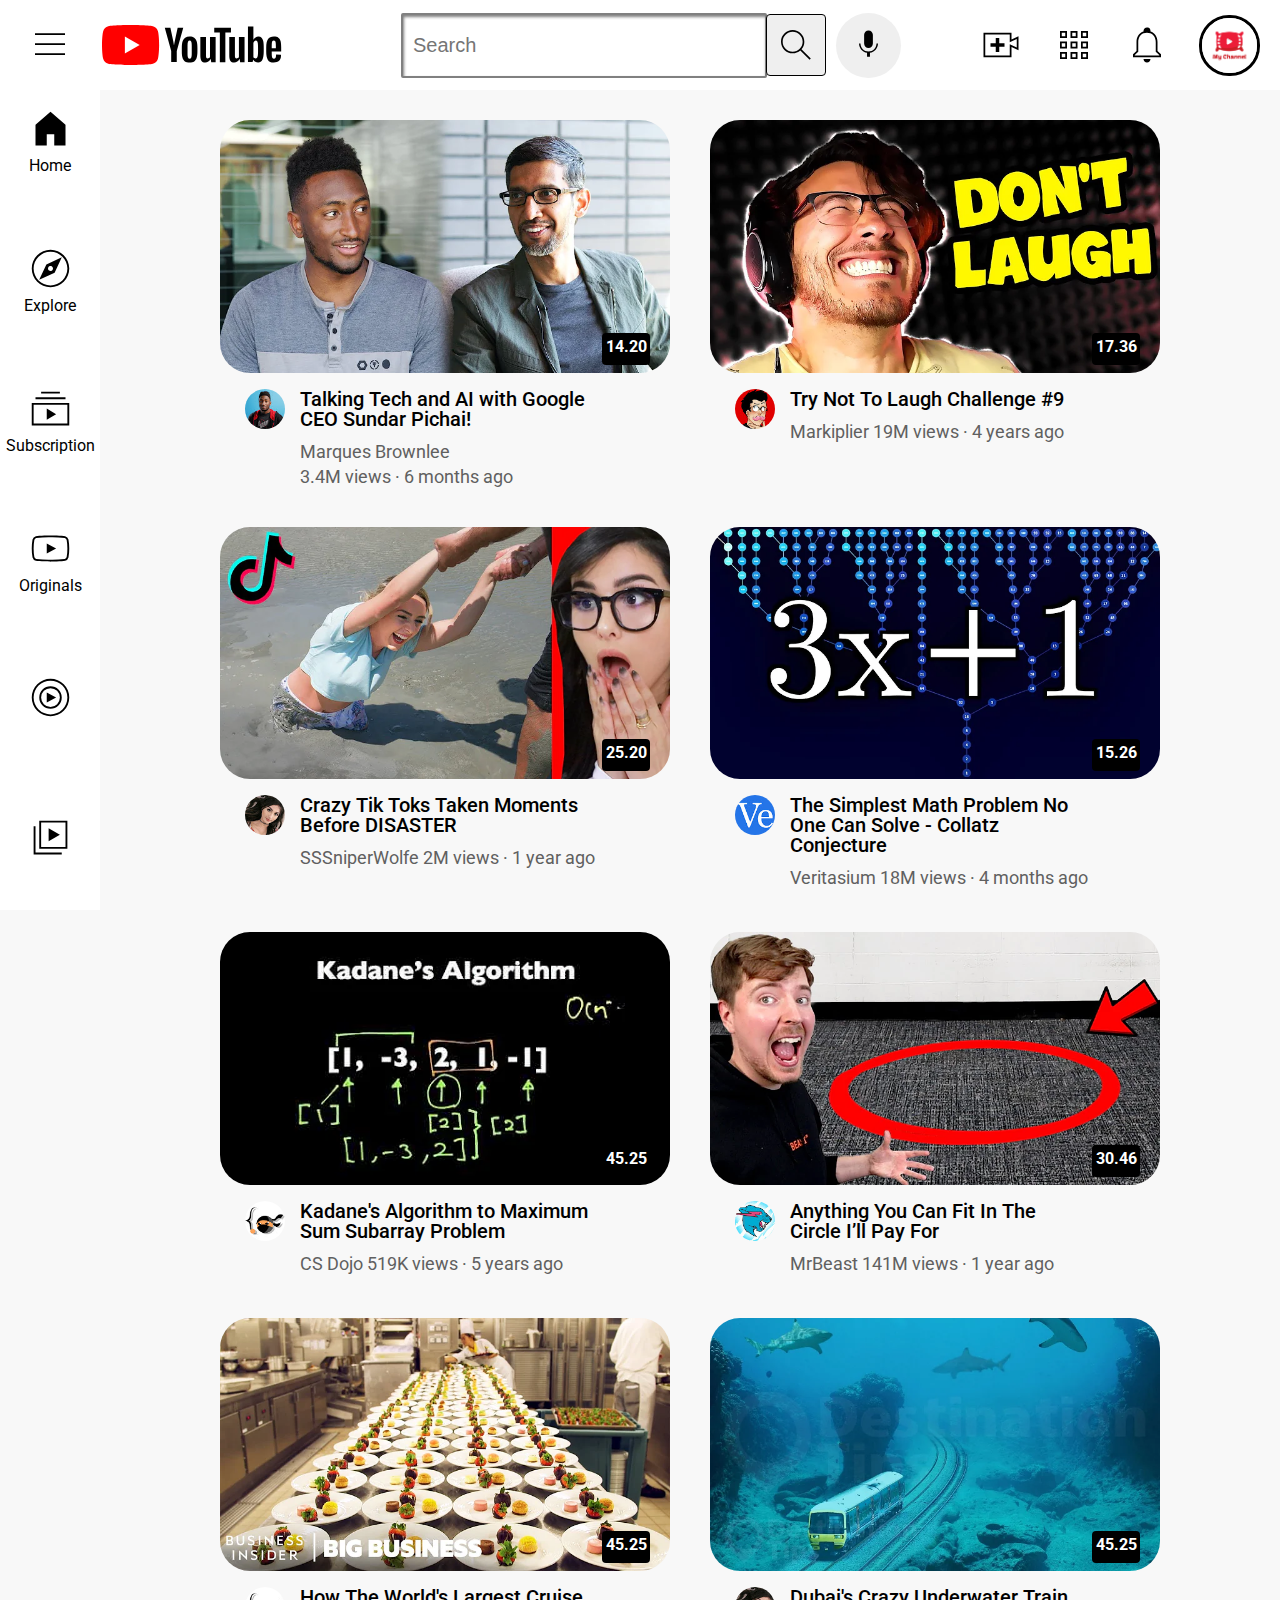
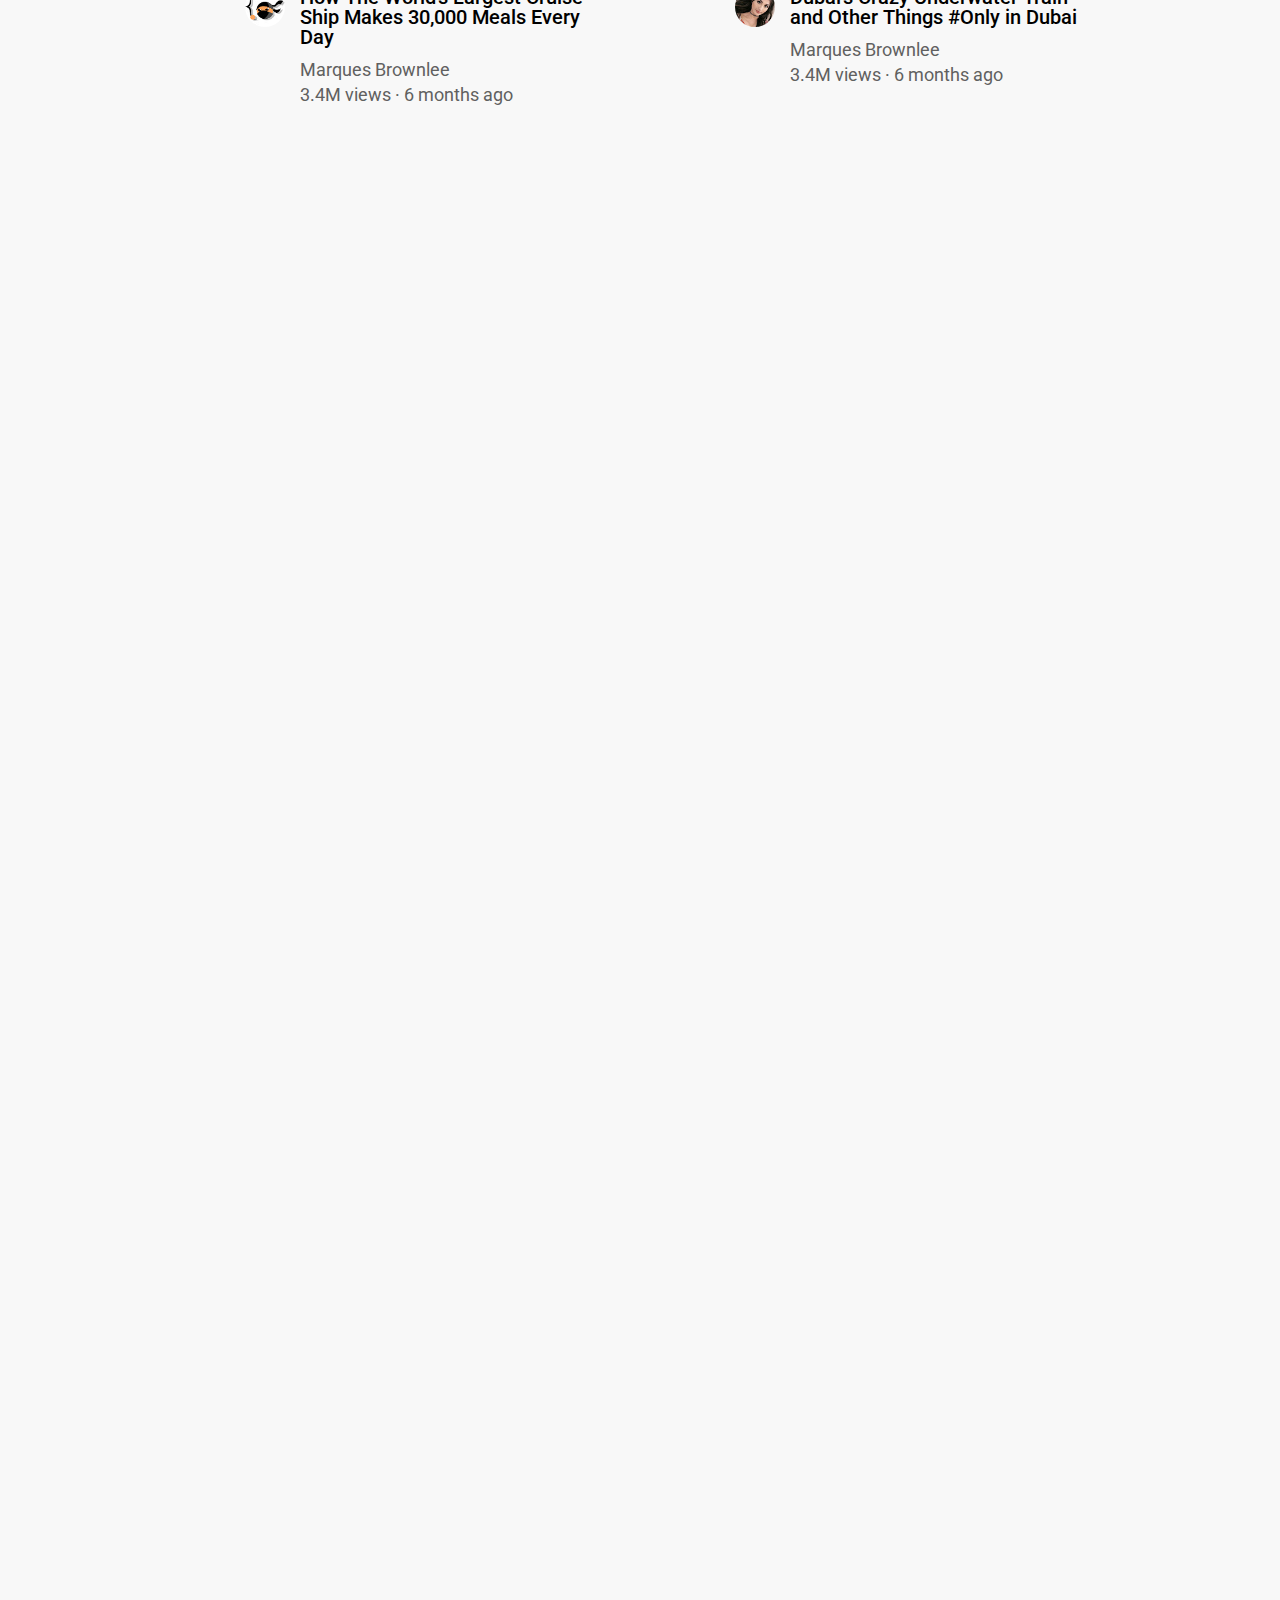
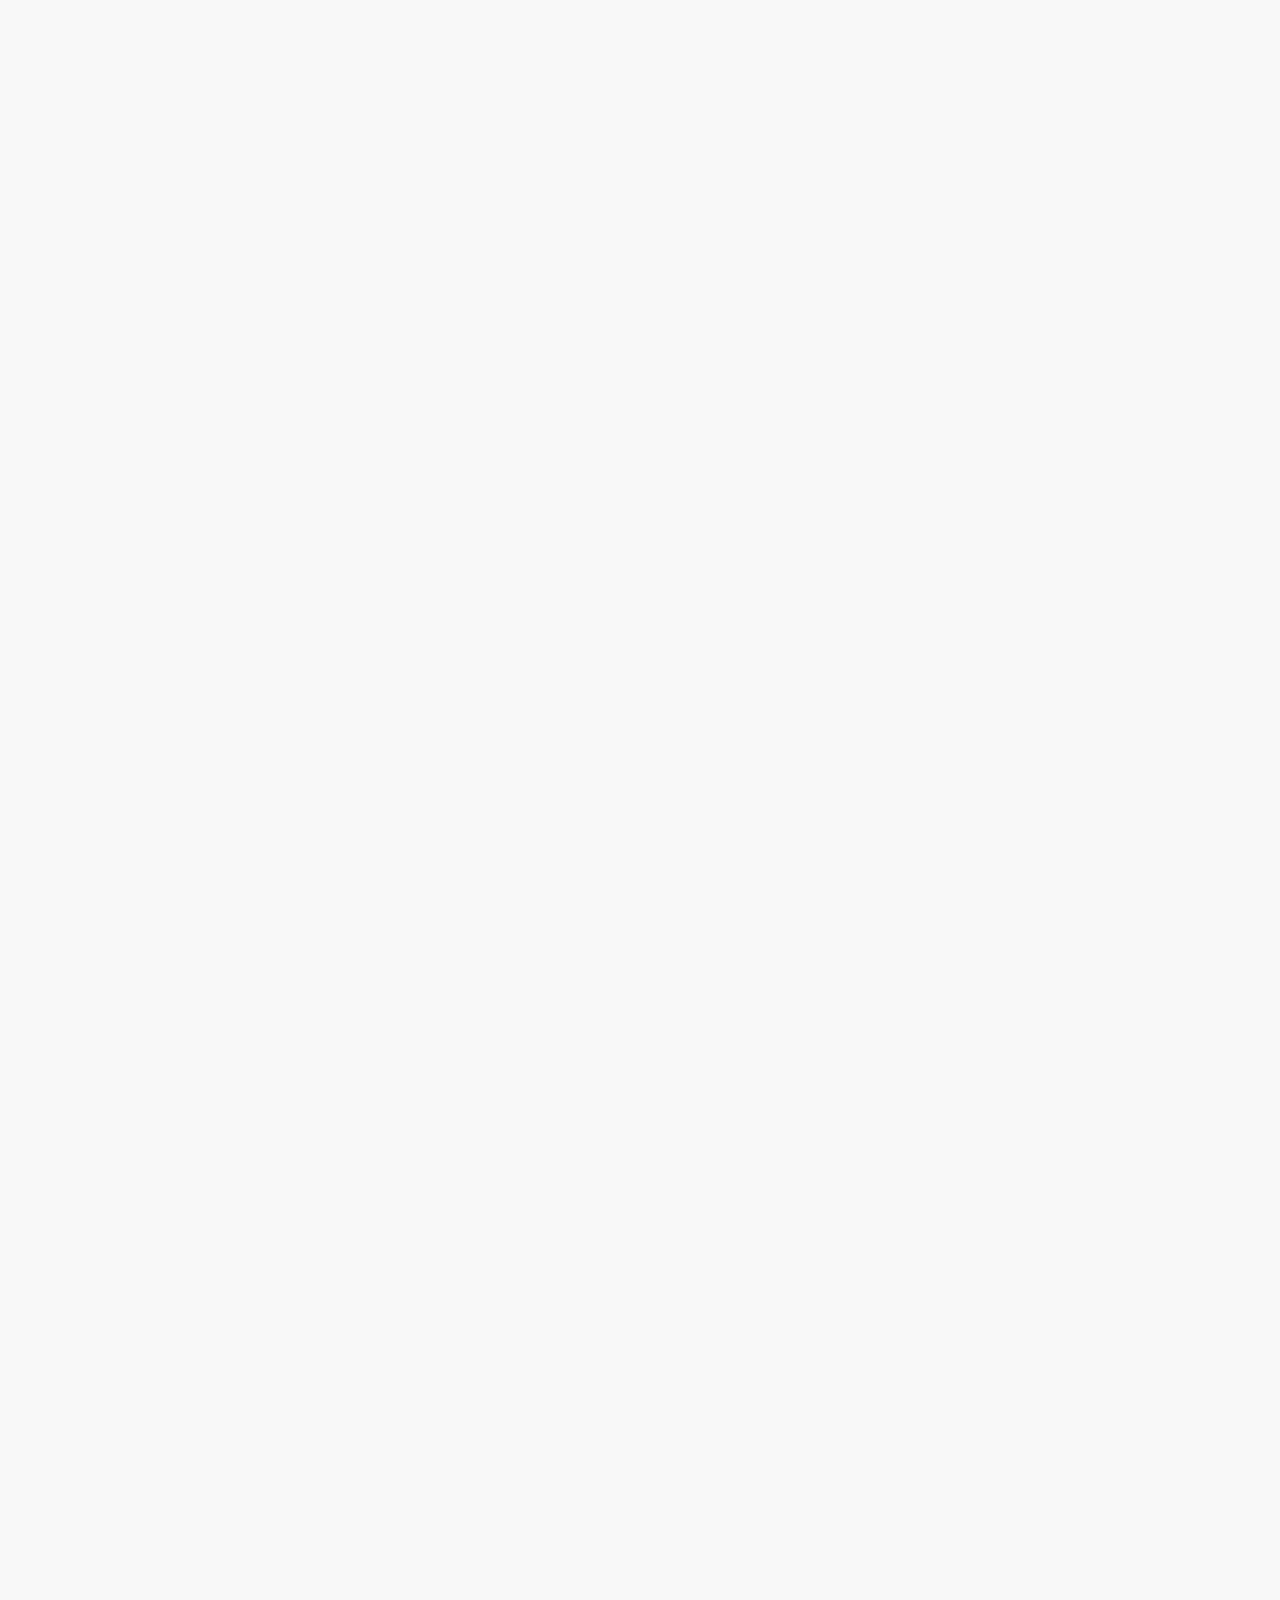
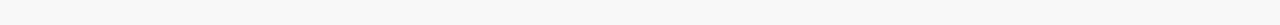
<file: index.html>
<!DOCTYPE html>
<html lang="en">
<head>
    <meta charset="UTF-8">
    <meta name="viewport" content="width=device-width, initial-scale=1.0">
    <title>Youtube Clone</title>

   

    <link rel="preconnect" href="https://fonts.googleapis.com">
    <link rel="preconnect" href="https://fonts.gstatic.com" crossorigin>
    <link href="https://fonts.googleapis.com/css2?family=Roboto:ital,wght@0,100..900;1,100..900&display=swap" rel="stylesheet">

    <link rel="stylesheet" href=" styles/general.css">
    <link rel="stylesheet" href="styles/video.css">
    <link rel="stylesheet" href="styles/header.css">
    <link rel="stylesheet" href="styles/sidebar.css">
   

</head>

<body> 
   

    <header class="header">
        <div class="left-section">
            <img  class="hamburger-menu" src="icons/hamburger-menu.svg" alt="">
            <img class="youtube-logo" src="icons/youtube-logo.svg" alt="">
        </div>
        <div class="middle-section">
            <input class="search-bar" type="text" placeholder="Search" >
            <button class="search-button">
                <img class="search-icon" src="icons/search.svg" alt="">
                
            </button>
            <button class="voice-search-button">
                <img class="voice-search-icon" src="icons/voice-search-icon.svg" alt="">
            </button>

        </div>
        <div class="right-section">
            <img class="upload-icon" src="icons/upload.svg" alt="">
            <img class="youtube-apps-icon"  src="icons/youtube-apps.svg" alt="">
            <img  class="notification-icon" src="icons/notifications.svg" alt="">
            <img  class="my-channel-icon" src="icons/my-channel-1.png" alt="">

        </div>
        



    </header>

    <nav class="sidebar">

        <div class="sidebar-link">
            <img src="icons/home.svg" alt="">
            <div>Home</div>
            
        </div>

            
        <div class="sidebar-link">
            <img src="icons/explore.svg" alt="">
            <div>Explore</div>
        </div>
        <div class="sidebar-link">
            <img src="icons/subscriptions.svg" alt="">
            <div>Subscription</div>
        </div>
        <div class="sidebar-link">
            <img src="icons/originals.svg" alt="">
            <div>Originals</div>
        </div>
        <div class="sidebar-link">
            <img src="icons/youtube-music.svg" alt="">
            
        </div>
        <div class="sidebar-link">
            <img src="icons/library.svg" alt="">
        
        </div>
    </nav>


   
    <main class="video-grid">
        
        <section class="video-preview" >


           <div class="thumbnail-row"><img class="thumb-1" src="thumbnails/thumbnail-1.webp" alt="">


            <div class="video-time">14.20

            </div>



        


           </div> 

           

           <div class="video-info-grid">

              <div class="channel-picture">
              <img  class="profile-picture" src="channel-pictures/channel-1.jpeg" alt="">    
            
              </div>
        
               <div class="video-info"><p class="video-title">
                    Talking Tech and AI with Google CEO Sundar Pichai!
                   </p>

                  <p class="video-author">Marques Brownlee</p>

                  <p class="video-stats">3.4M views · 6 months ago</p>
                </div>
            </div>
        </section>


        <section class="video-preview" >


            <div class="thumbnail-row"><img class="thumb-1" src="thumbnails/thumbnail-2.webp" alt="">
                <div class="video-time">17.36

                </div>
         
            </div> 
            
 
            <div class="video-info-grid">
 
               <div class="channel-picture">
               <img  class="profile-picture" src="channel-pictures/channel-2.jpeg" alt="">    
             
               </div>
         
                <div class="video-info"><p class="video-title">
                        Try Not To Laugh Challenge #9
                    </p>
 
                   <p class="video-author">Markiplier</p>
 
                   <p class="video-stats">19M views · 4 years ago</p>
                 </div>
             </div>
        </section>


         <section class="video-preview" >


            <div class="thumbnail-row"><img class="thumb-1" src="thumbnails/thumbnail-3.webp" alt="">

                <div class="video-time">25.20

                </div>
         
            </div> 
 
            <div class="video-info-grid">
 
               <div class="channel-picture">
               <img  class="profile-picture" src="channel-pictures/channel-3.jpeg" alt="">    
             
               </div>
         
                <div class="video-info"><p class="video-title">
                     
                       Crazy Tik Toks Taken Moments Before DISASTER
                    </p>
 
                   <p class="video-author">SSSniperWolfe</p>
 
                   <p class="video-stats">2M views · 1 year ago</p>
                 </div>
             </div>
         </section>


         <section class="video-preview" >


            <div class="thumbnail-row"><img class="thumb-1" src="thumbnails/thumbnail-4.webp" alt="">

                <div class="video-time">15.26

                </div>
         
            </div> 
 
            <div class="video-info-grid">
 
               <div class="channel-picture">
               <img  class="profile-picture" src="channel-pictures/channel-4.jpeg" alt="">    
             
               </div>
         
                <div class="video-info"><p class="video-title">
                     
                     The Simplest Math Problem No One Can Solve - Collatz Conjecture
                    </p>
 
                   <p class="video-author">Veritasium</p>
 
                   <p class="video-stats">18M views · 4 months ago</p>
                 </div>
             </div>
         </section>


         <section class="video-preview" >


            <div class="thumbnail-row"><img class="thumb-1" src="thumbnails/thumbnail-5.webp" alt="">

                <div class="video-time">45.25

                </div>
         
            </div> 
 
            <div class="video-info-grid">
 
               <div class="channel-picture">
               <img  class="profile-picture" src="channel-pictures/channel-5.jpeg" alt="">    
             
               </div>
         
                <div class="video-info"><p class="video-title">
                    Kadane's Algorithm to Maximum Sum Subarray Problem
                    </p>
 
                   <p class="video-author">CS Dojo</p>
 
                   <p class="video-stats">519K views · 5 years ago</p>
                 </div>
             </div>
         </section>


         <section class="video-preview" >


            <div class="thumbnail-row"><img class="thumb-1" src="thumbnails/thumbnail-6.webp" alt="">

                <div class="video-time">30.46

                </div>
         
            </div> 
 
            <div class="video-info-grid">
 
               <div class="channel-picture">
               <img  class="profile-picture" src="channel-pictures/channel-6.jpeg" alt="">    
             
               </div>
         
                <div class="video-info"><p class="video-title">
                    Anything You Can Fit In The Circle I’ll Pay For

                    
                    </p>
 
                   <p class="video-author">MrBeast</p>
 
                   <p class="video-stats">141M views · 1 year ago</p>
                 </div>
             </div>
         </section>

         <section class="video-preview" >


            <div class="thumbnail-row"><img class="thumb-1" src="thumbnails/thumbnail-10.webp" alt="">

                <div class="video-time">45.25

                </div>
         
            </div> 
 
            <div class="video-info-grid">
 
               <div class="channel-picture">
               <img  class="profile-picture" src="channel-pictures/channel-5.jpeg" alt="">    
             
               </div>
         
                <div class="video-info"><p class="video-title">
                     
                  How The World's Largest Cruise Ship Makes 30,000 Meals Every Day
                    </p>
 
                   <p class="video-author">Marques Brownlee</p>
 
                   <p class="video-stats">3.4M views · 6 months ago</p>
                 </div>
             </div>
         </section>


         <section class="video-preview" >


            <div class="thumbnail-row"><img class="thumb-1" src="thumbnails/thumbnail-11.webp" alt="">

                <div class="video-time">45.25

                </div>
         
            </div> 
 
            <div class="video-info-grid">
 
               <div class="channel-picture">
               <img  class="profile-picture" src="channel-pictures/channel-3.jpeg" alt="">    
             
               </div>
         
                <div class="video-info"><p class="video-title">
                     
                    Dubai's Crazy Underwater Train and Other Things #Only in Dubai
                    </p>
 
                   <p class="video-author">Marques Brownlee</p>
 
                   <p class="video-stats">3.4M views · 6 months ago</p>
                 </div>
             </div>
         </section>
 
 
 
 



 



        


    </main>   
       

        
    

    
    
    
</body>
</html>
</file>
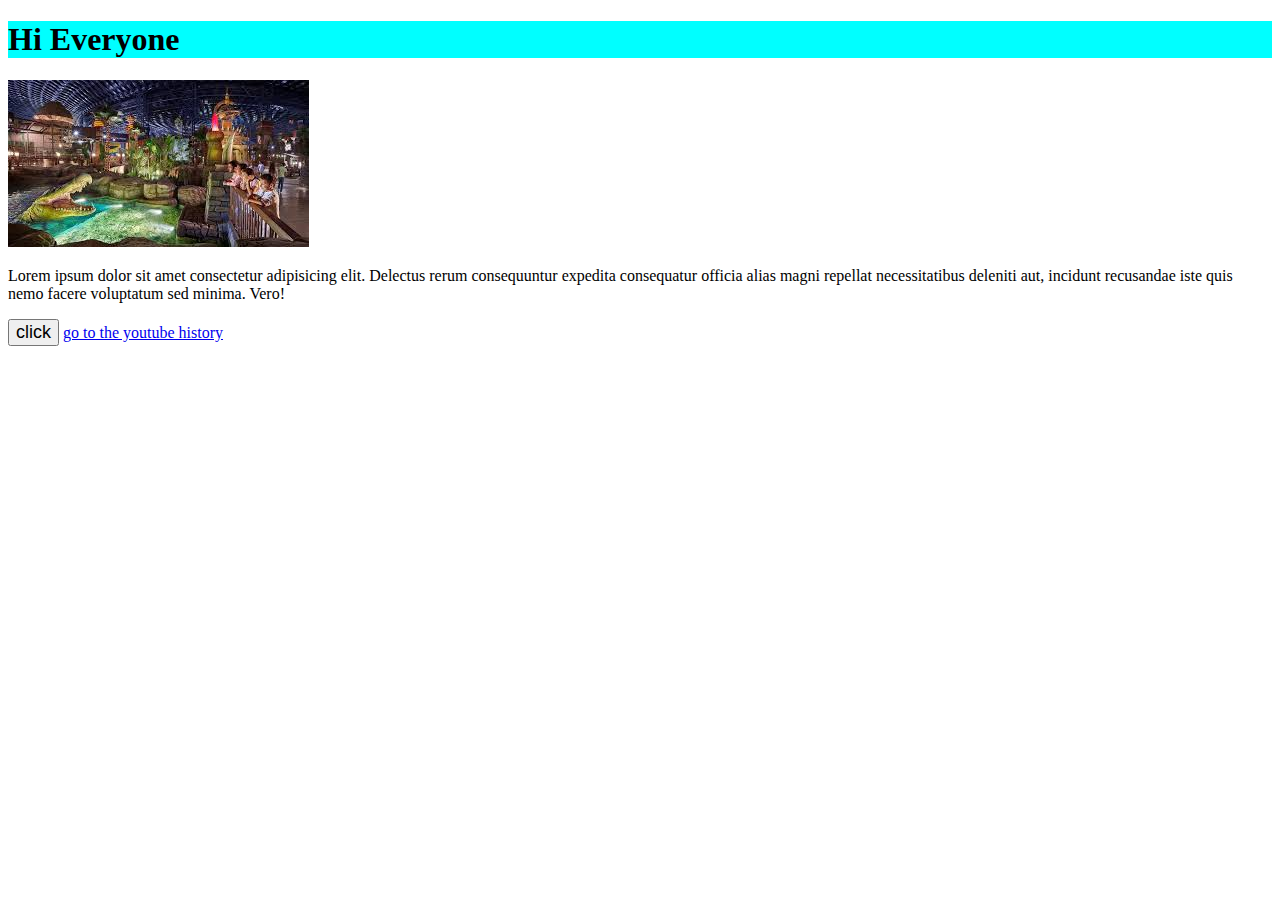
<file: intro-to-html/index.html>
<!DOCTYPE html>
<html lang="en">
<head>
    <meta charset="UTF-8">
    <meta name="viewport" content="width=device-width, initial-scale=1.0">
    <title>travel planner</title>
</head>
<body>
    <h1 style="background-color: aqua;">Hi Everyone</h1>
    <img src="[data-uri]" alt="no data">
    <p>Lorem ipsum dolor sit amet consectetur adipisicing elit. Delectus rerum consequuntur expedita consequatur officia alias magni repellat necessitatibus deleniti aut, incidunt recusandae iste quis nemo facere voluptatum sed minima. Vero!</p>
    <button style="font-size: large;">click</button>
    <a href="https://www..com/" target="_blank">go to the youtube history</a>
    
    
</body>
</html>
</file>
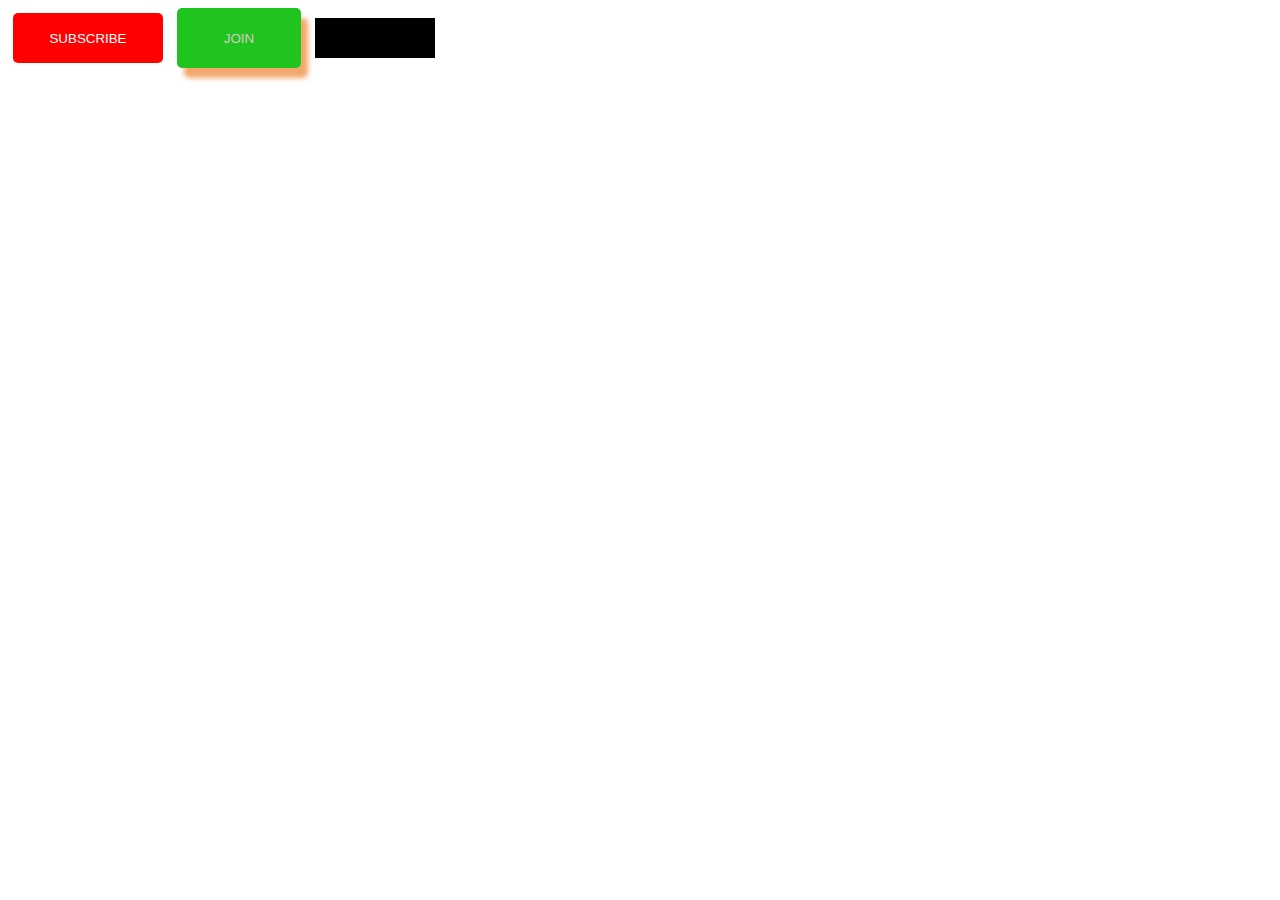
<file: intro-to-html/buttons.html>
<!DOCTYPE html>
<html lang="en">
<head>
    <meta charset="UTF-8">
    <meta name="viewport" content="width=device-width, initial-scale=1.0">
    <title>Document</title>
    <link rel="stylesheet" href="buttons.css">
</head>
<body>
    <style>
        .subscribe-button{
            background-color: red;
            color: rgb(255, 255, 255);
            border: none;
            height: 50px; 
            width: 150px;
            border-radius: 5px;
            cursor: pointer;
            margin-left: 5px;
            margin-right: 10px;
            
            

        }
        .subscribe-button:hover{
            background-color: rgb(21, 216, 109);
            color: rgb(255, 255, 255);

        }


        .join-button{
            background-color: rgb(31, 196, 31);
            border-color: rgb(255, 255, 255);
            border-width: 2px;
            color:rgb(218, 199, 199) ;
            height: 60px;
            width: 124px;
            cursor: pointer;
            border-radius: 5px;
            margin-right: 10px;
            border: none;
            box-shadow:7px 10px 5px rgba(233, 110, 10, 0.6) ;


        }

        .request-button{
            background-color: black;
            height: 40px;
            width: 120px;
            border: none;
            font-weight: bold;

        }


    </style>
    <button class="subscribe-button" >SUBSCRIBE</button>
    <button class="join-button">JOIN</button>
    <button class="request-button">Request now</button>
    
</body>
</html>
</file>
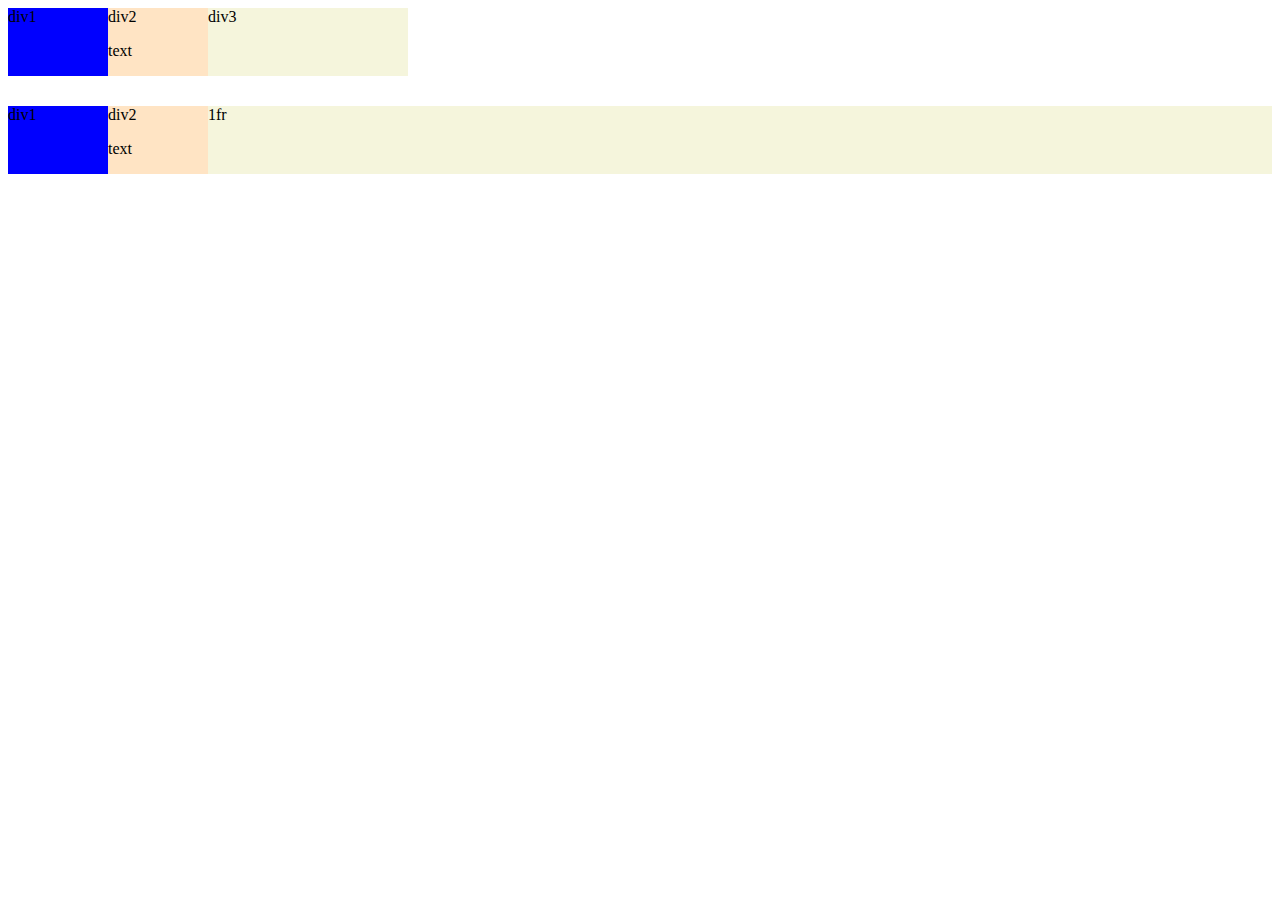
<file: intro-to-html/grid.html>
<!DOCTYPE html>
<html lang="en">
<head>
    <meta charset="UTF-8">
    <meta name="viewport" content="width=device-width, initial-scale=1.0">
    <title>Document</title>
</head>
<body>
    <div style="
        display: grid;
        grid-template-columns: 100px 100px 200px;
        ">
        <div style="background-color:blue ;">div1</div>
        <div style="background-color: bisque;">div2 <p>text</p></div>
        <div style="background-color: beige;">div3</div>
    </div>
    
    <div style="
    display: grid;
    grid-template-columns: 100px 100px 1fr;
    margin-top: 30px;
    ">
    <div style="background-color:blue ;">div1</div>
    <div style="background-color: bisque;">div2 <p>text</p></div>
    <div style="background-color: beige;">1fr</div>
</div>
</body>
</html>
</file>
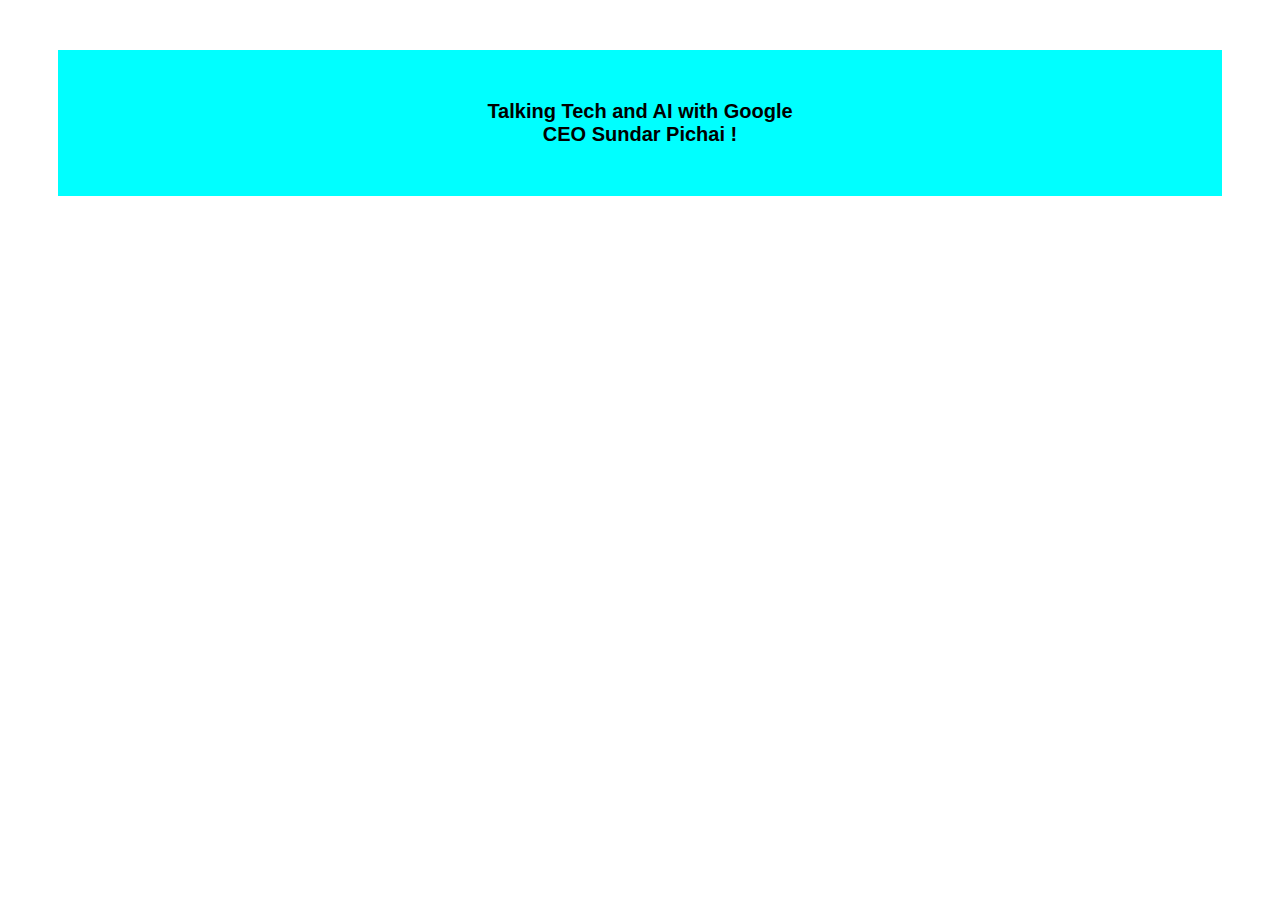
<file: intro-to-html/text.html>
<!DOCTYPE html>
<html lang="en">
<head>
    <meta charset="UTF-8">
    <meta name="viewport" content="width=device-width, initial-scale=1.0">
    <title>Document</title>
</head>
<body>
    <style>
        .video-title{
            font-family: Arial;
            font-size: 20px;
            font-weight: bold;
            background-color: aqua;
            text-align: center;
            padding-top: 50px;
            padding-bottom: 50px;
            margin-left: 50px;
            margin-right: 50px;
            margin-top: 50px;

        }
    </style>
    <p class="video-title">Talking Tech and AI with Google <br>CEO Sundar Pichai !</p>
</body>
</html>
</file>
<file: styles/general.css>
p{
    font-family: Roboto;
    margin-top: 0%;
    margin-bottom: 0%;
}

body{
    margin: 0%;
    padding-top: 85px;
    margin-bottom: 3000px;
    padding: 120px;
    background-color: rgb(248, 248, 248);
    

}
</file>
<file: styles/video.css>
.thumb-1{
    width: 100% ;
    border-radius: 30px;
    cursor: pointer;
    
    
    
}



.video-author{
    display: inline-block;
    font-size: 18px;
    color: rgb(96,96,96);
    margin-bottom: 4px;




}

.video-stats{
    display: inline-block;
    color: rgb(96,96,96);
    font-size: 18px;

}





.profile-picture{
    border-radius: 50px;
    width: 40px;
    margin-left: 25px;
    
  
}

.video-info-grid{
    display: grid;
    grid-template-columns:80px 1fr;

}

.video-info{
    display: inline-block;
    width: 300px;
    


}

.channel-picture{
    display: inline-block;
    width: 50px;
    vertical-align: top;
    
}

.video-title{
    margin-top: 0%;
    font-size: 20px;
    font-weight: 500;
    line-height: 20px;
    margin-bottom: 12px;
}

.thumbnail-row{
    margin-bottom: 12px;
    position: relative;
   
}

.video-grid{
    display: grid;
    grid-template-columns:repeat(auto-fit, minmax(400px, 1fr));
    column-gap: 40px;
    row-gap: 40px;
    margin-left: 100px;
}

.video-time{
    background-color: black;
    color: white;
    font-weight: bold;
    height: 25px;
    width: 40px;
    position: absolute;
    right: 20px;
    bottom: 12px;
    font-family: Roboto;
    padding-left: 4px;
    padding-right:4px ;
    padding-top: 4px;
    padding-bottom: 3px;
    border-radius: 4px;
    
   
  
   
}
</file>
<file: styles/header.css>
.header{
    height: 90px;

    display: flex;
    flex-direction: row;
    justify-content: space-between;

    position: fixed;
    top: 0;
    left: 0;
    right: 0;

    background-color: white;
    
    z-index: 100;
    


}

.left-section{
   
    
    display: flex;
    align-items: center;
}

.hamburger-menu{
    height:40px;
    margin-left: 30px;
    margin-right: 32px;
    cursor: pointer;
    

}

.youtube-logo{
    height: 40px;
    
}

.middle-section{
  
    flex: 1;
    margin-left: 70px;
    margin-right: 30px;
    max-width: 500px;
    display: flex;
    align-items: center;
    justify-items: center;
}

.search-bar{
    height: 59px;
    flex: 1;
    padding-left: 10px;
    font-size: 20px;
    border-width: 2px;
    border-style: solid;
    border-color: gray;
    box-shadow: inset 1px 2px 3px rgba(0,0,0, 0.5);
    border-radius: 2px;
    width: 0;


}

.serach-bar::placeholder{
    font-family: Roboto;
    font-size: 30px;
}

.search-button{
    height: 62px ;
    width: 60px;
    background-color: (240,240,240);
    border-width: 1px;
    border-style: solid;
    border-radius: 4px;
    margin-left: -1px;
    margin-right: 10px;
    cursor: pointer;
}

.search-icon{
    height:40px ;
    margin-top: 2px;
    

}

.voice-search-button{
    height:65px;
    width: 65px;
    border-radius: 34px;
    border: none;
    cursor: pointer;


}

.voice-search-icon{
    height: 35px;

}


.right-section{
    
    width: 300px;
    display: flex;
    align-items: center;
    justify-content: space-between;
    flex-shrink: 0;
}

.upload-icon{
    height: 42px;
    cursor: pointer;


}

.youtube-apps-icon{
    height: 42px;
    cursor: pointer;
}

.notification-icon{
    height: 42px;
    cursor: pointer;
}

.my-channel-icon{
    height: 55px;
    border-radius:30px ;
    margin-right: 20px;
    cursor: pointer;
    border: 2px;
    border-color: black;
    border-width:3px ;
    border-style: solid;
}
</file>
<file: styles/sidebar.css>
.sidebar{
    position:fixed;
    left: 0;
    bottom: 0;
    top: 70px;
    background-color: rgb(255, 255, 255);
    width: 100px;
    z-index: 200;
    


}

.sidebar-link{
    background-color: rgb(255, 255, 255);
    height: 140px;
    
    cursor: pointer;
    display: flex;
    justify-content: center;
    align-items: center;
    flex-direction: column;
    
}

.sidebar-link:hover{
    background-color: rgb(194, 190, 190);
}

.sidebar-link img{
    height: 45px;
    margin-bottom: 5px;
}

.sidebar-link div{
    font-family: Roboto;
    font-size: 16px;
    

}
</file>
<file: intro-to-html/buttons.css>
.subscribe-button{
    background-color: red;
    color: rgb(255, 255, 255);
    border: none;
    height: 50px; 
    width: 150px;
    border-radius: 5px;
    cursor: pointer;
    margin-left: 5px;
    margin-right: 10px;
    
    

}
.subscribe-button:hover{
    background-color: rgb(21, 216, 109);
    color: rgb(255, 255, 255);

}


.join-button{
    background-color: rgb(31, 196, 31);
    border-color: rgb(255, 255, 255);
    border-width: 2px;
    color:rgb(218, 199, 199) ;
    height: 60px;
    width: 124px;
    cursor: pointer;
    border-radius: 5px;
    margin-right: 10px;
    border: none;
    box-shadow:7px 10px 5px rgba(233, 110, 10, 0.6) ;


}

.request-button{
    background-color: black;
    height: 40px;
    width: 120px;
    border: none;
    font-weight: bold;

}
</file>
